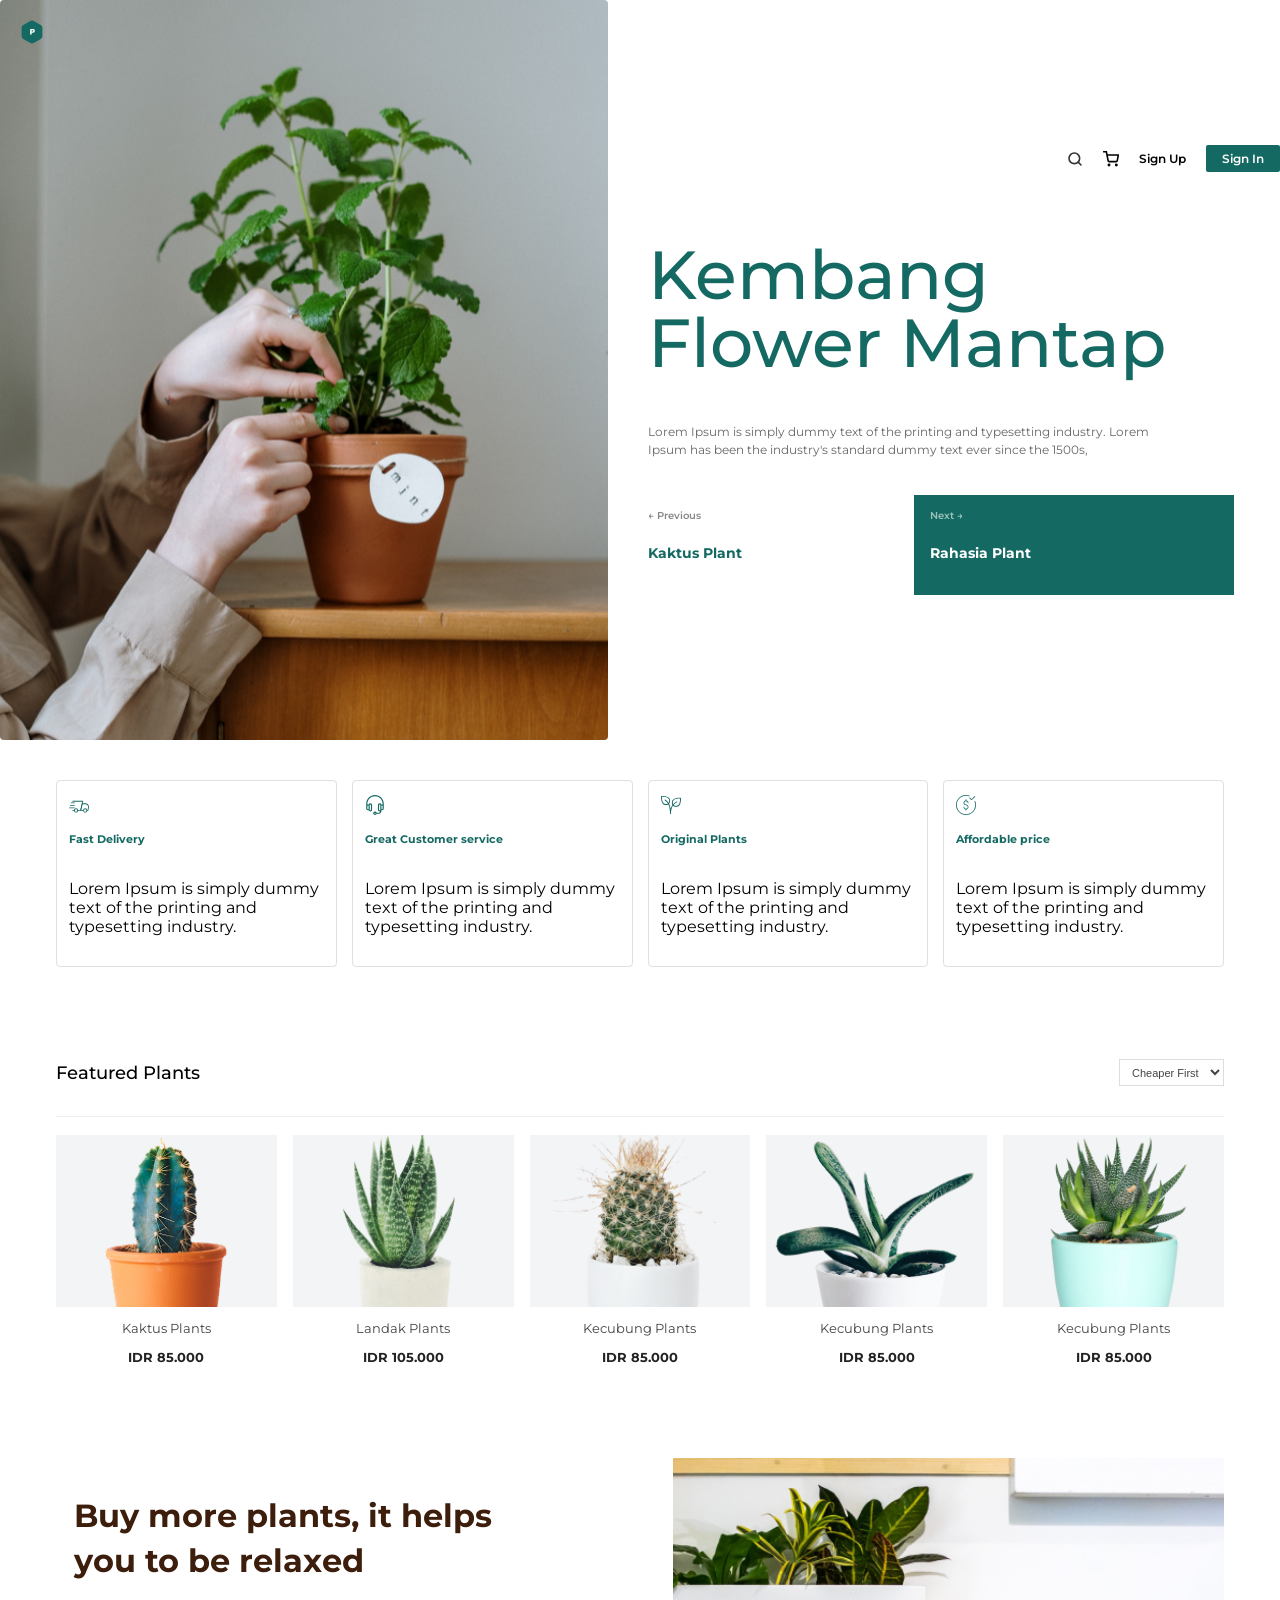
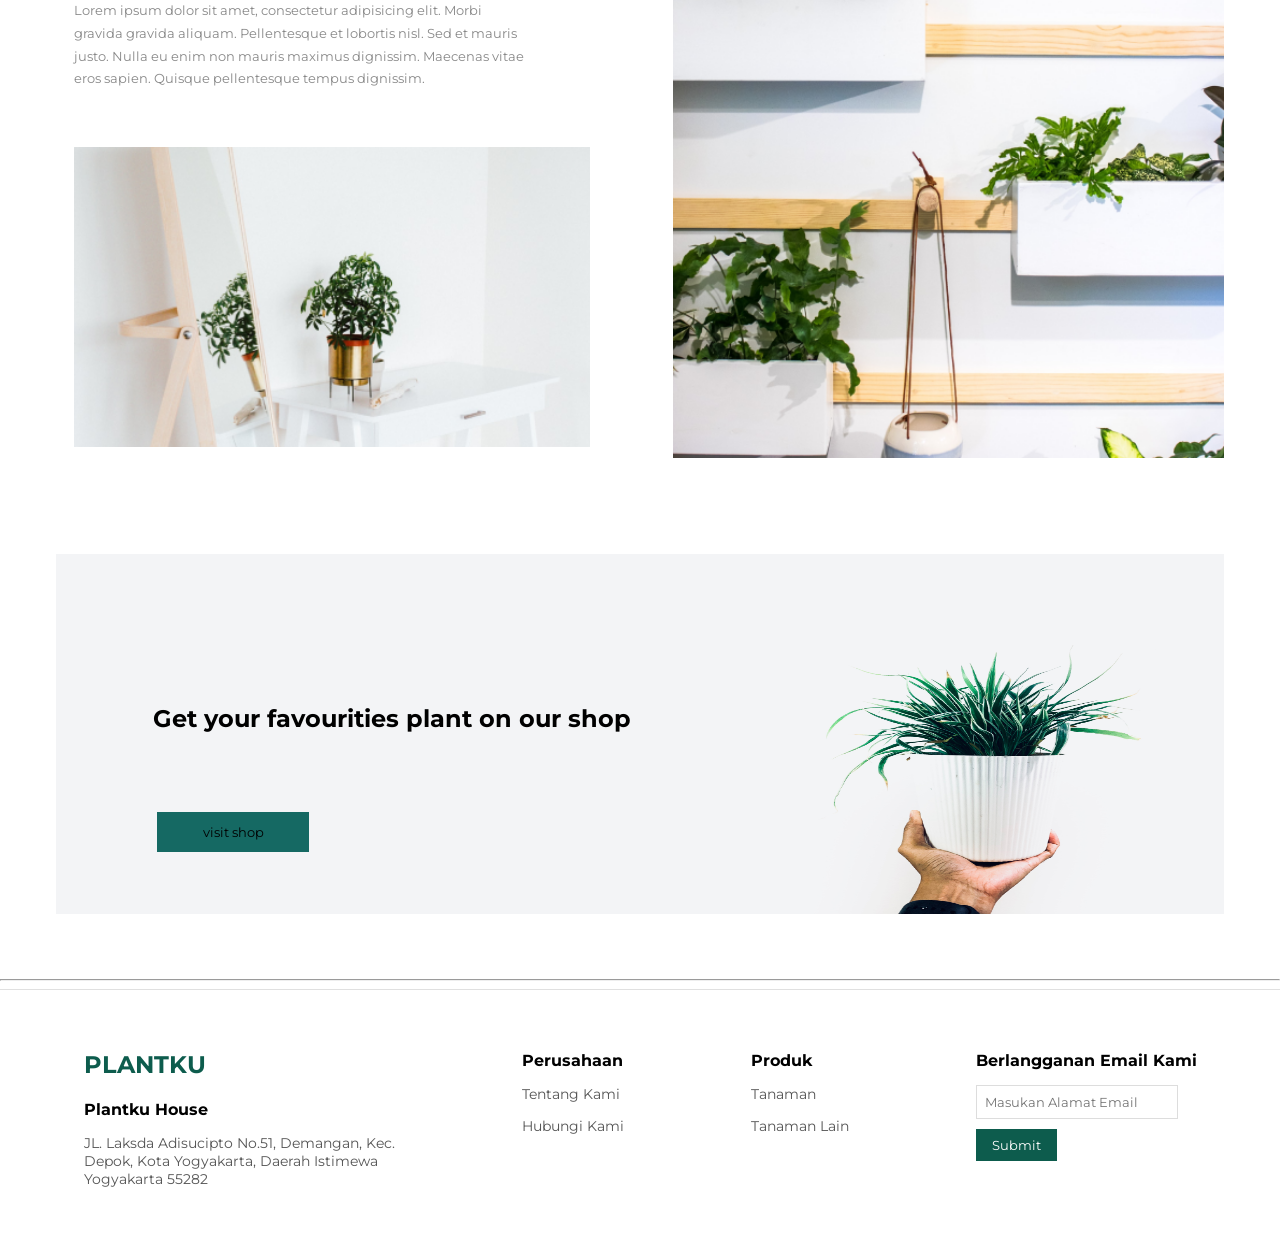
<file: index.html>
<!doctype html>
<html lang="en">

<head>
  <meta charset="UTF-8" />
  <meta name="viewport" content="width=device-width, initial-scale=1.0" />
  <title>Document</title>
  <link rel="stylesheet" href="css/main.css" />
  <link rel="preconnect" href="https://fonts.googleapis.com" />
  <link rel="preconnect" href="https://fonts.gstatic.com" crossorigin />
  <link
    href="https://fonts.googleapis.com/css2?family=Google+Sans+Flex:opsz,wght@6..144,1..1000&family=Google+Sans:ital,opsz,wght@0,17..18,400..700;1,17..18,400..700&family=Inter:ital,opsz,wght@0,14..32,100..900;1,14..32,100..900&family=Montserrat:ital,wght@0,100..900;1,100..900&display=swap"
    rel="stylesheet" />
</head>

<body>
  <!--  zilola -->
  <div class="figma-container">
    <div class="main-wrapper">
      <div class="image-box">
        <img width="608" height="740" src="images/photos/Plant.svg" alt="Plant" class="hero-img" />
        <img src="images/icons/logo.svg" alt="Logo" class="logo-overlay" />
      </div>

      <div class="right-side">
        <div class="header">
          <div class="header-right">
            <img src="images/icons/search.svg" alt="Search" class="icon" />
            <img src="images/icons/cart.svg" alt="Cart" class="icon" />
            <a href="#" class="sign-up">Sign Up</a>
            <button class="sign-in">Sign In</button>
          </div>
        </div>

        <div class="hero-content">
          <h1>Kembang Flower Mantap</h1>
          <p>
            Lorem Ipsum is simply dummy text of the printing and typesetting
            industry. Lorem Ipsum has been the industry's standard dummy text
            ever since the 1500s,
          </p>
        </div>

        <div class="sidebar-box">
          <div class="card">
            <span>← Previous</span>
            <h4>Kaktus Plant</h4>
          </div>
          <div class="card-active">
            <span>Next →</span>
            <h4>Rahasia Plant</h4>
          </div>
        </div>
      </div>
    </div>

    <div class="container">
      <div class="features-section">
        <div class="feature-card">
          <img src="./images/icons/car.svg" alt="Fast Delivery" class="feature-icon" />
          <h3>Fast Delivery</h3>
          <p>
            Lorem Ipsum is simply dummy text of the printing and typesetting
            industry.
          </p>
        </div>
        <div class="feature-card">
          <img src="./images/icons/headphones.svg" alt="Customer Service" class="feature-icon" />
          <h3>Great Customer service</h3>
          <p>
            Lorem Ipsum is simply dummy text of the printing and typesetting
            industry.
          </p>
        </div>
        <div class="feature-card">
          <img src="./images/icons/leave.svg" alt="Original Plants" class="feature-icon" />
          <h3>Original Plants</h3>
          <p>
            Lorem Ipsum is simply dummy text of the printing and typesetting
            industry.
          </p>
        </div>
        <div class="feature-card">
          <img src="./images/icons/dollar-symbol.svg" alt="Affordable price" class="feature-icon" />
          <h3>Affordable price</h3>
          <p>
            Lorem Ipsum is simply dummy text of the printing and typesetting
            industry.
          </p>
        </div>
      </div>
    </div>
  </div>
  <!--  zilola -->

  <!--  Sherali -->
  <section class="plants">
    <div class="container">
      <div class="top">
        <h2>Featured Plants</h2>

        <select>
          <option>Cheaper First</option>
          <option>Expensive First</option>
          <option>Newest</option>
        </select>
      </div>
      <div class="line"></div>

      <div class="list">
        <div class="box">
          <div class="pic">
            <img src="./images/photos/qaqtus.png" alt="Cactus" />
          </div>
          <p class="name">Kaktus Plants</p>
          <p class="price">IDR 85.000</p>
        </div>

        <div class="box">
          <div class="pic">
            <img src="./images/photos/qaqtus-2.png" alt="Plant" />
          </div>
          <p class="name">Landak Plants</p>
          <p class="price">IDR 105.000</p>
        </div>

        <div class="box">
          <div class="pic">
            <img src="./images/photos/qaqtus-3.png" alt="Cactus" />
          </div>
          <p class="name">Kecubung Plants</p>
          <p class="price">IDR 85.000</p>
        </div>

        <div class="box">
          <div class="pic">
            <img src="./images/photos/qaqtus-4.png" alt="Plant" />
          </div>
          <p class="name">Kecubung Plants</p>
          <p class="price">IDR 85.000</p>
        </div>

        <div class="box">
          <div class="pic">
            <img src="./images/photos/qaqtus-5.png" alt="Plant" />
          </div>
          <p class="name">Kecubung Plants</p>
          <p class="price">IDR 85.000</p>
        </div>
      </div>
    </div>
  </section>

  <section class="about">
    <div class="container">
      <div class="about-wrapper">
        <div class="left">
          <h1>Buy more plants, it helps you to be relaxed</h1>
          <p>
            Lorem ipsum dolor sit amet, consectetur adipisicing elit. Morbi
            gravida gravida aliquam. Pellentesque et lobortis nisl. Sed et
            mauris justo. Nulla eu enim non mauris maximus dignissim. Maecenas
            vitae eros sapien. Quisque pellentesque tempus dignissim.
          </p>
          <img src="./images/photos/gullar-2.png" alt="Plants" />
        </div>
        <div class="right">
          <img src="./images/photos/gullar.png" alt="Plants" />
        </div>
      </div>
    </div>
  </section>
  <!--  Sherali -->

  <!-- Abdulaziz -->
  <br><br><br><br>

  <section class="my-work">
    <div class="my-container">
      <div class="my-wrapper">


        <img class="my-img" src="images/photos/chiroyli-gul.jpg">
        <h1 class="my-text">
          Get your favourities plant
          on our shop</h1>


      </div>
      <button class="my-btn">
        visit shop
      </button>
    </div>
  </section>
 <br><br><br> <hr>
  

 <footer class="footer">
  <div class="col">
    <h2 class="logo">PLANTKU</h2>
    <h4>Plantku House</h4>
    <p>JL. Laksda Adisucipto No.51, Demangan, Kec.<br>
       Depok, Kota Yogyakarta, Daerah Istimewa<br>
       Yogyakarta 55282</p>
  </div>

  <div class="col">
    <h4>Perusahaan</h4>
    <p>Tentang Kami</p>
    <p>Hubungi Kami</p>
  </div>

  <div class="col">
    <h4>Produk</h4>
    <p>Tanaman</p>
    <p>Tanaman Lain</p>
  </div>

  <div class="col">
    <h4>Berlangganan Email Kami</h4>
    <div class="form">
      <input type="email" placeholder="Masukan Alamat Email">
      <button>Submit</button>
    </div>
  </div>
</footer>


</body>

</html>
</file>
<file: css/main.css>
* {
  box-sizing: border-box;
}

body {
  background-color: #ffffff;
  font-family: sans-serif;
  margin: 0;
  padding: 0;
  font-family: "Montserrat", sans-serif;
  font-optical-sizing: auto;
}

.figma-container {
  width: 100%;
  max-width: 1280px;
  margin: 0 auto;
  display: flex;
  flex-direction: column;
  gap: 40px;
}

.main-wrapper {
  img {
    max-width: 100%;
    display: block;
  }

  a {
    text-decoration: none;
    color: inherit;
  }

  ul,
  ol {
    list-style: none;
  }

  button,
  input,
  textarea {
    font-family: inherit;
    border: none;
    outline: none;
  }

  .top {
    display: flex;
    justify-content: space-between;
    align-items: center;
  }

  .top h2 {
    font-size: 18px;
    font-weight: 500;
  }

  select {
    width: 105px;
    height: 27px;
    border: 1px solid #ddd;
    background: white;
    padding: 0 8px;
    font-size: 11px;
    color: #444;
  }

  .line {
    width: 100%;
    height: 1px;
    background: #eee;
    margin-top: 17px;
    margin-bottom: 18px;
  }

  .list {
    display: grid;
    grid-template-columns: repeat(5, 1fr);
    gap: 16px;
  }

  .box {
    text-align: center;
    cursor: pointer;
  }

  .pic {
    width: 100%;
    height: 172px;
    background: #f3f4f5;
    overflow: hidden;
  }

  .pic img {
    width: 100%;
    height: 100%;
    object-fit: cover;
    transition: 0.3s;
  }

  .box:hover .pic img {
    transform: scale(1.05);
  }

  .name {
    font-size: 13px;
    margin-top: 13px;
    color: #444;
  }

  .price {
    font-size: 13px;
    font-weight: bold;
    margin-top: 7px;
    color: #222;
  }

  .about {
    width: 92%;
    margin: 62px auto 25px;
    display: grid;
    grid-template-columns: 1fr 1fr;
    gap: 65px;
  }

  .left {
    padding: 10px 18px;
  }

  .left h1 {
    font-size: 32px;
    line-height: 1.4;
    color: #3d1e0c;
    max-width: 450px;
    margin-bottom: 15px;
  }

  .left p {
    max-width: 450px;
    color: #888;
    font-size: 13px;
    line-height: 1.75;
    margin-bottom: 57px;
  }

  .left img {
    width: 100%;
    height: 300px;
    object-fit: cover;
    display: block;
  }

  .right {
    width: 100%;
    height: 600px;
    overflow: hidden;
  }

  .right img {
    width: 100%;
    height: 100%;
    object-fit: cover;
    display: block;
    transition: 0.4s;
  }

  .right:hover img {
    transform: scale(1.02);
  }

  display: flex;
  gap: 40px;
  align-items: center;
  width: 100%;
}

.image-box {
  position: relative;
  width: 608px;
}

.hero-img {
  width: 100%;
  height: 100%;
  object-fit: cover;
  border-radius: 4px;
}

.logo-overlay {
  position: absolute;
  top: 20px;
  left: 20px;
  width: 24px;
  height: 24px;
}

.right-side {
  display: flex;
  flex-direction: column;
  justify-content: space-between;
  height: 450px;
  flex-grow: 1;
}

.header {
  display: flex;
  align-items: center;
  justify-content: flex-end;
  width: 100%;
}

.header-right {
  display: flex;
  align-items: center;
  gap: 20px;
}

.icon {
  width: 16px;
  height: 16px;
  cursor: pointer;
}

.sign-up {
  font-size: 12px;
  font-weight: 600;
  color: #111;
  text-decoration: none;
}

.sign-in {
  background-color: #156963;
  color: #fff;
  border: none;
  padding: 6px 16px;
  font-size: 12px;
  font-weight: 600;
  border-radius: 2px;
  cursor: pointer;
}

.hero-content {
  max-width: 523px;
  width: 100%;
}

.hero-content h1 {
  font-family: "Montserrat";
  font-weight: 500;
  font-size: 68px;
  line-height: 100%;
  letter-spacing: 0%;
  color: #156963;
}

.hero-content p {
  font-size: 12px;
  color: #666;
  line-height: 1.5;
}

.sidebar-box {
  display: flex;
  align-items: center;
}

.card {
  max-width: 266px;
  width: 100%;
  display: flex;
  flex-direction: column;
  justify-content: center;
  gap: 4px;
}

.card-active {
  max-width: 320px;
  width: 100%;
  padding: 14px 16px;
  display: flex;
  flex-direction: column;
  justify-content: center;
  gap: 4px;
}

.card {
  background-color: #fff;
}

.card-active {
  background-color: #156963;
}

.card span {
  font-size: 10px;
  font-weight: 600;
  color: #888;
}

.card h4 {
  font-size: 14px;
  font-weight: 700;
  color: #156963;
}

.card-active span {
  font-size: 10px;
  font-weight: 600;
  color: #9ec3bd;
}

.card-active h4 {
  font-size: 14px;
  font-weight: 700;
  color: #fff;
}

.features-section {
  display: flex;
  justify-content: space-between;
  gap: 15px;
  width: 100%;
}

.feature-card {
  background-color: #fff;
  border: 1px solid #e0e0e0;
  padding: 14px 12px;
  flex: 1;
  display: flex;
  flex-direction: column;
  gap: 6px;
  border-radius: 4px;
}

.feature-icon {
  width: 20px;
  height: 20px;
}

.feature-card h3 {
  font-size: 11px;
  font-weight: 700;
  color: #156963;
}

j .feature-card p {
  font-family: "Montserrat";
  font-weight: 400;
  font-size: 18px;
  line-height: 32px;
  letter-spacing: 0%;
}

/*  sherali css*/
.plants {
  padding-top: 80px;
}

img {
  max-width: 100%;
  display: block;
}

a {
  text-decoration: none;
  color: inherit;
}

ul,
ol {
  list-style: none;
}

button,
input,
textarea {
  font-family: inherit;
  border: none;
  outline: none;
}

.container {
  max-width: 1200px;
  width: 100%;
  margin: 0 auto;
  padding: 0 16px;
}

.top {
  display: flex;
  justify-content: space-between;
  align-items: center;
}

.top h2 {
  font-size: 18px;
  font-weight: 500;
}

select {
  width: 105px;
  height: 27px;
  border: 1px solid #ddd;
  background: white;
  padding: 0 8px;
  font-size: 11px;
  color: #444;
}

.line {
  width: 100%;
  height: 1px;
  background: #eee;
  margin-top: 17px;
  margin-bottom: 18px;
}

.list {
  display: grid;
  grid-template-columns: repeat(5, 1fr);
  gap: 16px;
}

.box {
  text-align: center;
  cursor: pointer;
}

.pic {
  width: 100%;
  height: 172px;
  background: #f3f4f5;
  overflow: hidden;
}

.pic img {
  width: 100%;
  height: 100%;
  object-fit: cover;
  transition: 0.3s;
}

.box:hover .pic img {
  transform: scale(1.05);
}

.name {
  font-size: 13px;
  margin-top: 13px;
  color: #444;
}

.price {
  font-size: 13px;
  font-weight: bold;
  margin-top: 7px;
  color: #222;
}

.about {
  padding-top: 80px;
}

.about-wrapper {
  display: grid;
  grid-template-columns: 1fr 1fr;
  gap: 65px;
}

.left {
  padding: 10px 18px;
}

.left h1 {
  font-size: 32px;
  line-height: 1.4;
  color: #3d1e0c;
  max-width: 450px;
  margin-bottom: 15px;
}

.left p {
  max-width: 450px;
  color: #888;
  font-size: 13px;
  line-height: 1.75;
  margin-bottom: 57px;
}

.left img {
  width: 100%;
  height: 300px;
  object-fit: cover;
  display: block;
}

.right {
  width: 100%;
  height: 600px;
  overflow: hidden;
}

.right img {
  width: 100%;
  height: 100%;
  object-fit: cover;
  display: block;
  transition: 0.4s;
}

.right:hover img {
  transform: scale(1.02);
}



/* Abdulaziz */

.my-container {
  width: 1, 168px;
  height: 360px;
  top: 2239px;
  left: 56px;
  margin: 0 56px 0 56px;
  background-color: #F3F4F6;
}


.my-text {
  width: 583px;
  height: 184px;
  padding: 150px 0px 88px 97px;
}


.my-img {
  width: 480px;
  height: 360px;
  float: inline-end;
}


.my-btn {
  height: 40px;
  width: 152px;
  size: 14px;
  top: 2327px;
  left: 153px;
  gap: 33px;
  margin: 0 0 0 101px;
  border: 1px;
  background-color: #156963;
  cursor: pointer;
}


.my-color{
  color: #156963;
}

.footer {
  display: flex;
  justify-content: space-around;
  padding: 40px 20px;
  border-top: 1px solid #e0e0e0;
}

.logo {
  color: #0d5c4d;
  margin-bottom: 10px;
}

.col h4 {
  margin-bottom: 15px;
}

.col p {
  color: #555;
  margin-bottom: 8px;
  font-size: 14px;
}

.form input {
  padding: 8px;
  border: 1px solid #ddd;
  outline: none;
  display: block;
  margin-bottom: 10px;
}

.form button {
  background-color: #0d5c4d;
  color: white;
  border: none;
  padding: 8px 16px;
  cursor: pointer;
}
</file>
